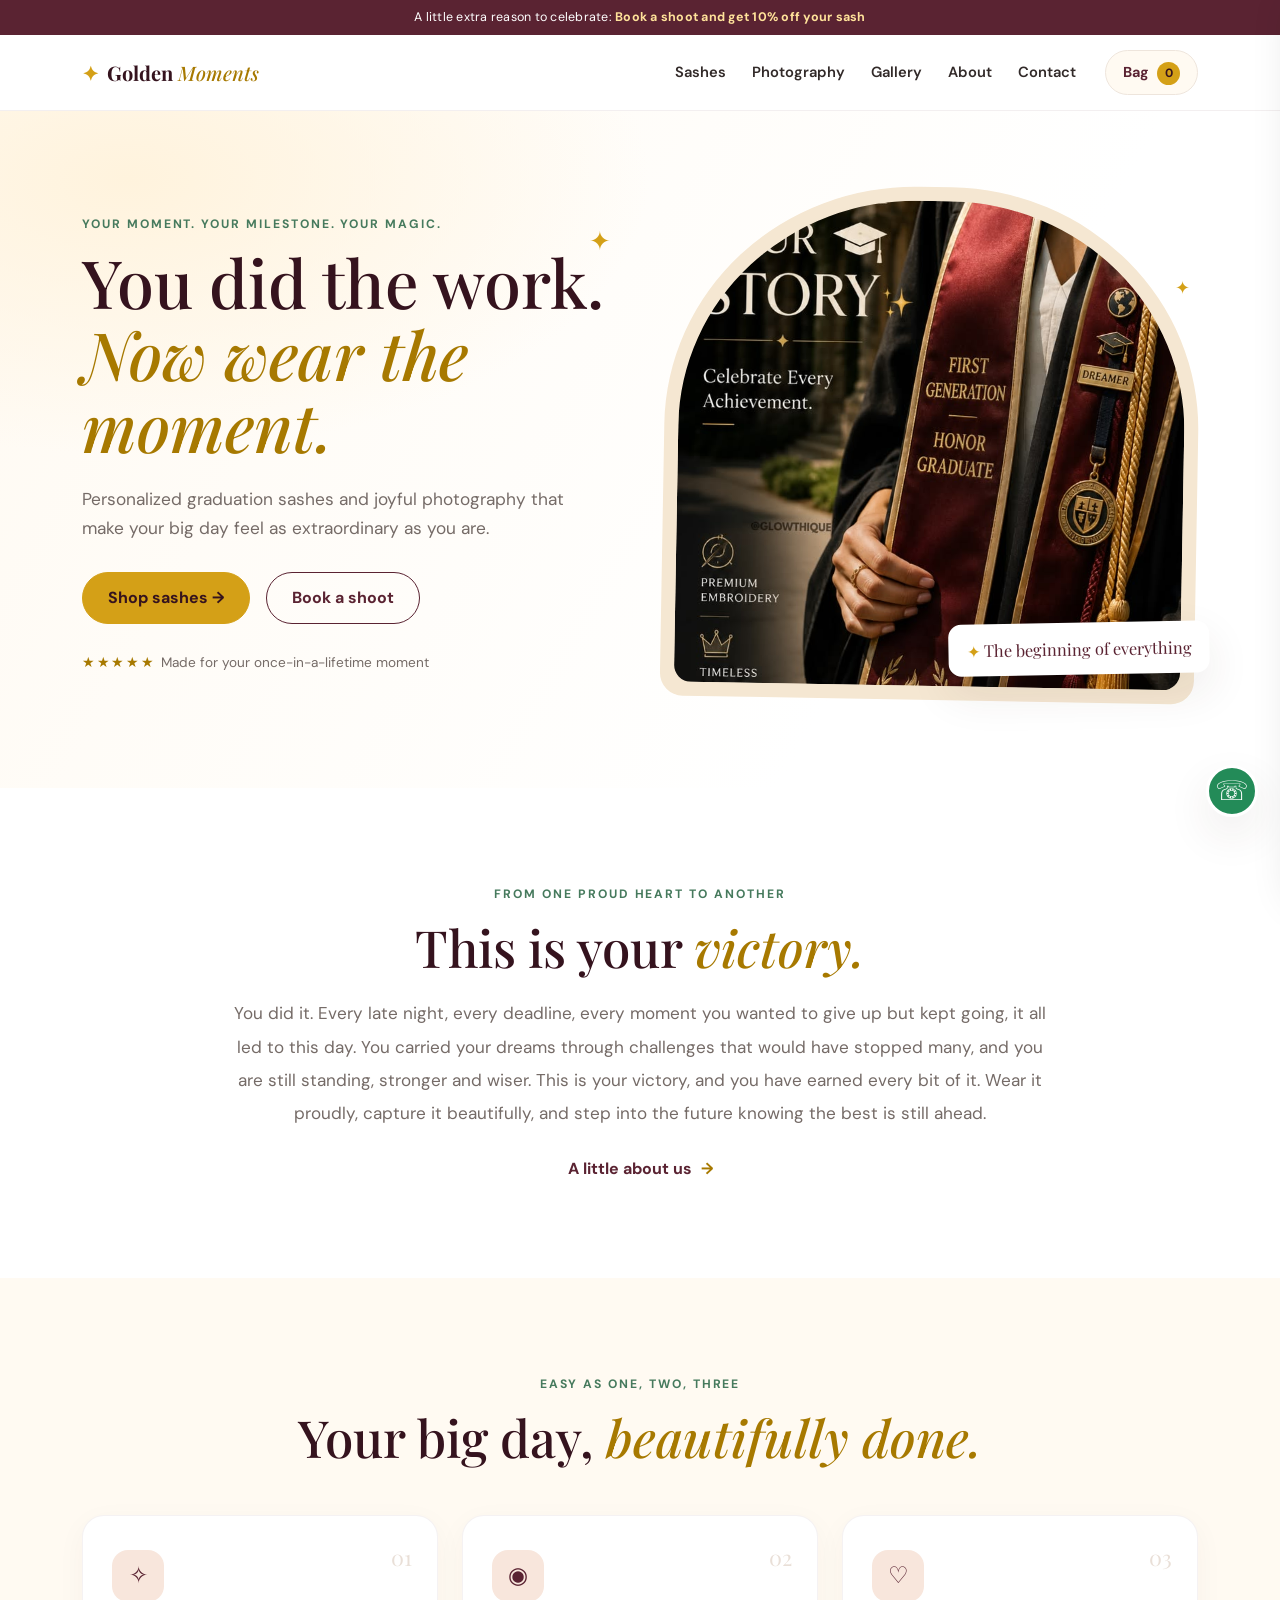
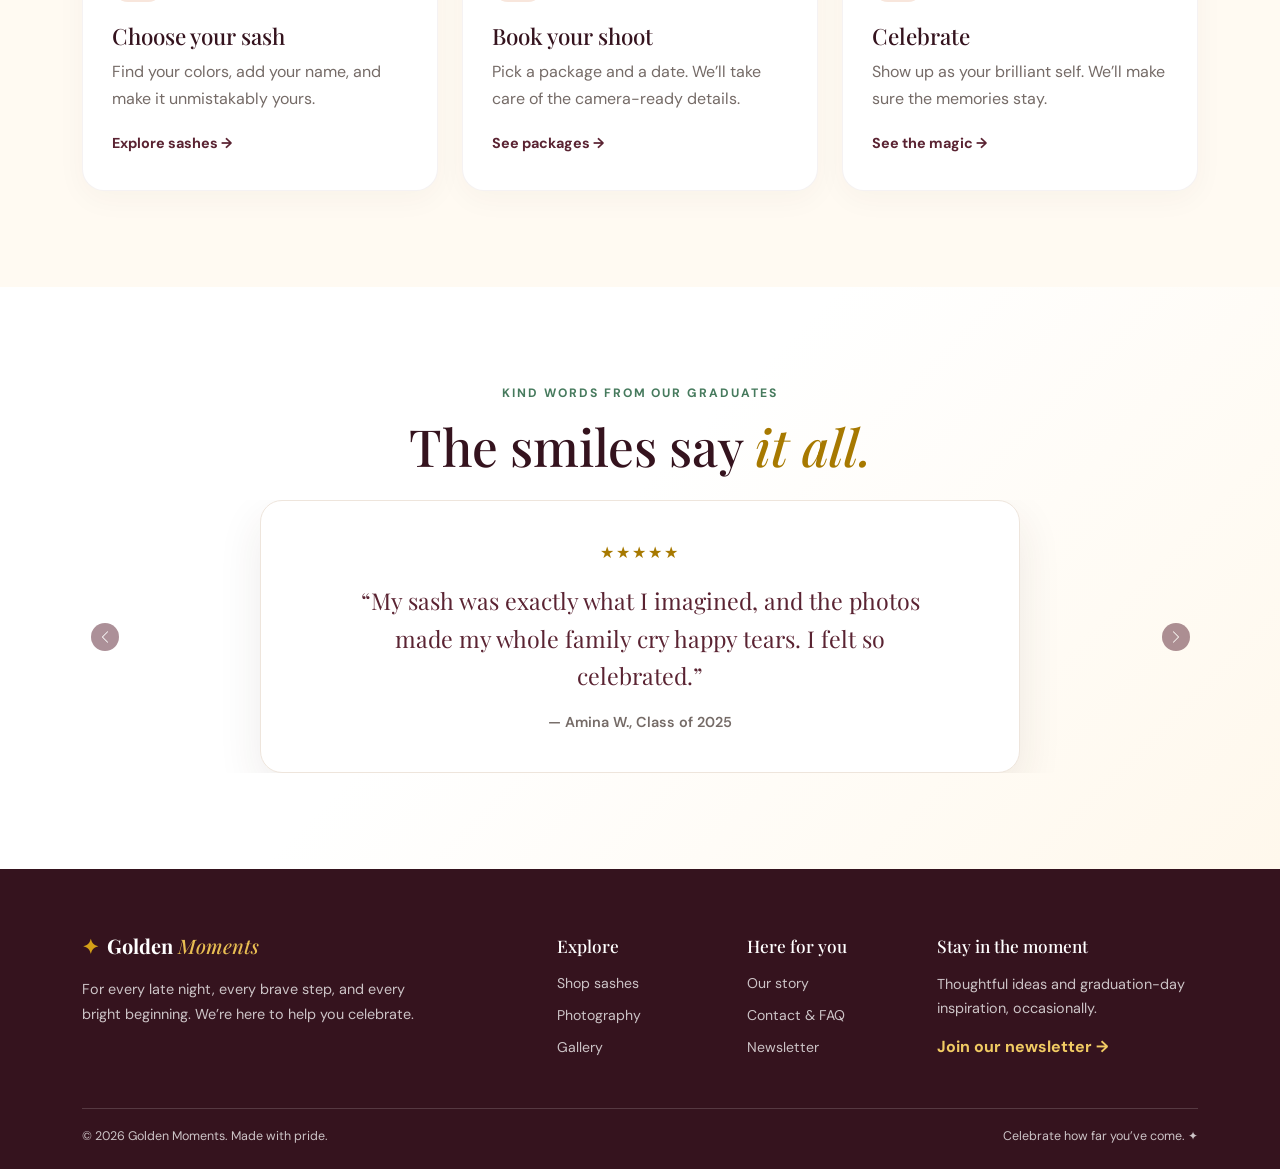
<file: index.html>
<!doctype html>
<html lang="en">
  <head>
    <meta charset="utf-8">
    <meta name="viewport" content="width=device-width, initial-scale=1">
    <meta name="description" content="Celebrate your graduation with a beautifully personalized sash and a photography session to remember.">
    <title>Golden Moments | Graduation, celebrated</title>


<meta property="og:type" content="website">
<meta property="og:site_name" content="Golden Moments">
<meta property="og:title" content="Golden Moments | Graduation, celebrated">
<meta property="og:description" content="Shop classic, custom, satin, group and bulk graduation sashes. Personalize yours for your special day.">
<meta property="og:image" content="https://golden-moments-iota.vercel.app/images/og-sash.png">
<meta property="og:image:width" content="1200">
<meta property="og:image:height" content="630">
<meta property="og:url" content="https://golden-moments-iota.vercel.app/index.html">
<meta name="twitter:card" content="summary_large_image">





    <link rel="preconnect" href="https://fonts.googleapis.com">
    <link rel="preconnect" href="https://fonts.gstatic.com" crossorigin>
    <link href="https://fonts.googleapis.com/css2?family=DM+Sans:wght@400;500;600;700&family=Playfair+Display:wght@500;600;700&display=swap" rel="stylesheet">
    <link href="https://cdn.jsdelivr.net/npm/bootstrap@5.3.3/dist/css/bootstrap.min.css" rel="stylesheet">
    <link rel="stylesheet" href="css/style.css">
  </head>
  <body>
    <!-- Loading screen -->
    <div class="site-loader" aria-label="Loading Golden Moments">
      <span aria-hidden="true">
        🎓
      </span>
      <p>
        Getting your celebration ready…
      </p>
    </div>
    <!-- Shared navigation -->
    <div class="offer-strip">
      A little extra reason to celebrate: <strong>Book a shoot and get 10% off your sash</strong>
    </div>
    <nav class="navbar navbar-expand-lg site-nav sticky-top" aria-label="Main navigation">
      <div class="container">
        <a class="navbar-brand brand-mark" href="index.html">
          <span class="brand-icon">
            ✦
          </span>
          Golden <em>Moments</em>
        </a>
        <button class="navbar-toggler" type="button" data-bs-toggle="collapse" data-bs-target="#mainNav" aria-controls="mainNav" aria-expanded="false" aria-label="Toggle navigation">
          <span class="navbar-toggler-icon">
          </span>
        </button>
        <div class="collapse navbar-collapse" id="mainNav">
          <ul class="navbar-nav ms-auto align-items-lg-center">
            <li class="nav-item">
              <a class="nav-link" href="sashes.html">
                Sashes
              </a>
            </li>
            <li class="nav-item">
              <a class="nav-link" href="photography.html">
                Photography
              </a>
            </li>
            <li class="nav-item">
              <a class="nav-link" href="photography.html#gallery">
                Gallery
              </a>
            </li>
            <li class="nav-item">
              <a class="nav-link" href="index.html#about">
                About
              </a>
            </li>
            <li class="nav-item">
              <a class="nav-link" href="contact.html">
                Contact
              </a>
            </li>
            <li class="nav-item ms-lg-3">
              <button class="cart-trigger" type="button" data-open-cart aria-label="Open shopping cart">
                Bag
                <span class="cart-count" data-cart-count>
                  0
                </span>
              </button>
            </li>
          </ul>
        </div>
      </div>
    </nav>
    <main>
      <!-- Hero -->
      <section class="hero-section">
        <div class="hero-sparkle sparkle-one">
          ✦
        </div>
        <div class="hero-sparkle sparkle-two">
          ✧
        </div>
        <div class="hero-sparkle sparkle-three">
          ✦
        </div>
        <div class="container">
          <div class="row align-items-center g-5">
            <div class="col-lg-6 hero-copy">
              <p class="eyebrow">
                Your moment. Your milestone. Your magic.
              </p>
              <h1>
                You did the work.<br>
                <span>
                  Now wear the moment.
                </span>
              </h1>
              <p class="hero-intro">
                Personalized graduation sashes and joyful photography that make your big day feel as extraordinary as you are.
              </p>
              <div class="d-flex flex-wrap gap-3">
                <a href="sashes.html" class="btn btn-gold">
                  Shop sashes
                  <span aria-hidden="true">
                    →
                  </span>
                </a>
                <a href="photography.html" class="btn btn-outline-burgundy">
                  Book a shoot
                </a>
              </div>
              <div class="hero-note">
                <span>
                  ★★★★★
                </span>
                Made for your once-in-a-lifetime moment
              </div>
            </div>
            <div class="col-lg-6">
              <div class="hero-photo-wrap">
                <img class="hero-photo" src="images/heroimage.png" alt="Graduates celebrating together in their caps and gowns">
                <div class="photo-caption">
                  <span>
                    ✦
                  </span>
                  The beginning of everything
                </div>
              </div>
            </div>
          </div>
        </div>
      </section>
      <!-- Congratulations -->
      <section class="section-pad" id="about">
        <div class="container">
          <div class="row justify-content-center text-center">
            <div class="col-lg-9">
              <p class="eyebrow">
                From one proud heart to another
              </p>
              <h2 class="section-title">
                This is your
                <span>
                  victory.
                </span>
              </h2>
              <p class="congrats-copy">
                You did it. Every late night, every deadline, every moment you wanted to give up but kept going, it all led to this day. You carried your dreams through challenges that would have stopped many, and you are still standing, stronger and wiser. This is your victory, and you have earned every bit of it. Wear it proudly, capture it beautifully, and step into the future knowing the best is still ahead.
              </p>
              <a class="text-link" href="contact.html">
                A little about us
                <span aria-hidden="true">
                  →
                </span>
              </a>
            </div>
          </div>
        </div>
      </section>
      <!-- How it works -->
      <section class="steps-section section-pad">
        <div class="container">
          <div class="text-center mb-5">
            <p class="eyebrow">
              Easy as one, two, three
            </p>
            <h2 class="section-title">
              Your big day,
              <span>
                beautifully done.
              </span>
            </h2>
          </div>
          <div class="row g-4">
            <div class="col-md-4">
              <article class="step-card">
                <span class="step-number">
                  01
                </span>
                <div class="step-icon">
                  ✧
                </div>
                <h3>
                  Choose your sash
                </h3>
                <p>
                  Find your colors, add your name, and make it unmistakably yours.
                </p>
                <a href="sashes.html">
                  Explore sashes →
                </a>
              </article>
            </div>
            <div class="col-md-4">
              <article class="step-card">
                <span class="step-number">
                  02
                </span>
                <div class="step-icon">
                  ◉
                </div>
                <h3>
                  Book your shoot
                </h3>
                <p>
                  Pick a package and a date. We’ll take care of the camera-ready details.
                </p>
                <a href="photography.html">
                  See packages →
                </a>
              </article>
            </div>
            <div class="col-md-4">
              <article class="step-card">
                <span class="step-number">
                  03
                </span>
                <div class="step-icon">
                  ♡
                </div>
                <h3>
                  Celebrate
                </h3>
                <p>
                  Show up as your brilliant self. We’ll make sure the memories stay.
                </p>
                <a href="photography.html#gallery">
                  See the magic →
                </a>
              </article>
            </div>
          </div>
        </div>
      </section>
      <!-- Testimonials -->
      <section class="section-pad testimonial-section">
        <div class="container">
          <div class="text-center mb-4">
            <p class="eyebrow">
              Kind words from our graduates
            </p>
            <h2 class="section-title">
              The smiles say
              <span>
                it all.
              </span>
            </h2>
          </div>
          <div id="testimonialCarousel" class="carousel slide" data-bs-ride="carousel">
            <div class="carousel-inner">
              <div class="carousel-item active">
                <div class="testimonial-card">
                  <div class="stars" aria-label="5 out of 5 stars">
                    ★★★★★
                  </div>
                  <blockquote>
                    “My sash was exactly what I imagined, and the photos made my whole family cry happy tears. I felt so celebrated.”
                  </blockquote>
                  <p class="testimonial-name">
                    — Amina W., Class of 2025
                  </p>
                </div>
              </div>
              <div class="carousel-item">
                <div class="testimonial-card">
                  <div class="stars" aria-label="5 out of 5 stars">
                    ★★★★★
                  </div>
                  <blockquote>
                    “The booking was so easy and my pictures look like they belong in a magazine. I’ll treasure them forever.”
                  </blockquote>
                  <p class="testimonial-name">
                    — Brian K., Class of 2025
                  </p>
                </div>
              </div>
              <div class="carousel-item">
                <div class="testimonial-card">
                  <div class="stars" aria-label="5 out of 5 stars">
                    ★★★★★
                  </div>
                  <blockquote>
                    “Our whole group got matching sashes and had the best afternoon. The quality and care were amazing.”
                  </blockquote>
                  <p class="testimonial-name">
                    — Njeri M., Class of 2025
                  </p>
                </div>
              </div>
            </div>
            <button class="carousel-control-prev" type="button" data-bs-target="#testimonialCarousel" data-bs-slide="prev" aria-label="Previous testimonial">
              <span class="carousel-control-prev-icon">
              </span>
            </button>
            <button class="carousel-control-next" type="button" data-bs-target="#testimonialCarousel" data-bs-slide="next" aria-label="Next testimonial">
              <span class="carousel-control-next-icon">
              </span>
            </button>
          </div>
        </div>
      </section>
    </main>
    <!-- Shared footer -->
    <footer class="site-footer">
      <div class="container">
        <div class="row g-4">
          <div class="col-lg-5">
            <a class="navbar-brand brand-mark footer-brand" href="index.html">
              <span class="brand-icon">
                ✦
              </span>
              Golden <em>Moments</em>
            </a>
            <p>
              For every late night, every brave step, and every bright beginning. We’re here to help you celebrate.
            </p>
          </div>
          <div class="col-6 col-lg-2">
            <h2 class="footer-heading">
              Explore
            </h2>
            <a href="sashes.html">
              Shop sashes
            </a>
            <a href="photography.html">
              Photography
            </a>
            <a href="photography.html#gallery">
              Gallery
            </a>
          </div>
          <div class="col-6 col-lg-2">
            <h2 class="footer-heading">
              Here for you
            </h2>
            <a href="index.html#about">
              Our story
            </a>
            <a href="contact.html">
              Contact & FAQ
            </a>
            <a href="contact.html#newsletter">
              Newsletter
            </a>
          </div>
          <div class="col-lg-3">
            <h2 class="footer-heading">
              Stay in the moment
            </h2>
            <p>
              Thoughtful ideas and graduation-day inspiration, occasionally.
            </p>
            <a class="footer-cta" href="contact.html#newsletter">
              Join our newsletter →
            </a>
          </div>
        </div>
        <div class="footer-bottom">
          <span>
            ©
            <span data-year>
            </span>
            Golden Moments. Made with pride.
          </span>
          <span>
            Celebrate how far you’ve come. ✦
          </span>
        </div>
      </div>
    </footer>
    <!-- Shared cart drawer and checkout -->
    <div class="cart-backdrop" data-cart-backdrop>
    </div>
    <aside class="cart-drawer" data-cart-drawer aria-label="Shopping cart" aria-hidden="true">
      <div class="cart-header">
        <div>
          <p class="eyebrow">
            Your celebration
          </p>
          <h2>
            Your bag
            <span class="cart-count" data-cart-count>
              0
            </span>
          </h2>
        </div>
        <button class="icon-button" type="button" data-close-cart aria-label="Close cart">
          ×
        </button>
      </div>
      <div class="cart-items" data-cart-items>
      </div>
      <div class="cart-summary" data-cart-summary>
      </div>
      <form class="checkout-form" data-checkout-form>
        <h3>
          Ready when you are
        </h3>
        <label for="checkoutName">
          Full name
        </label>
        <input id="checkoutName" name="name" required autocomplete="name">
        <label for="checkoutPhone">
          Phone
        </label>
        <input id="checkoutPhone" name="phone" type="tel" required autocomplete="tel">
        <label for="checkoutAddress">
          Delivery address
        </label>
        <textarea id="checkoutAddress" name="address" rows="2" required>
        </textarea>
        <label for="checkoutPayment">
          Payment method
        </label>
        <select id="checkoutPayment" name="payment" required>
          <option value="">
            Choose payment method
          </option>
          <option>
            M-Pesa
          </option>
          <option>
            Card
          </option>
          <option>
            Pay on delivery
          </option>
        </select>
        <button class="btn btn-gold w-100 mt-3" type="submit">
          Place my order
        </button>
        <p class="form-message" data-checkout-message role="status">
        </p>
      </form>
    </aside>
    <a class="whatsapp-float" href="https://wa.me/254112297516" aria-label="Contact us on WhatsApp">
      ☏
    </a>
    <button class="back-to-top" data-back-to-top aria-label="Back to top">
      ↑
    </button>
    <script src="https://cdn.jsdelivr.net/npm/bootstrap@5.3.3/dist/js/bootstrap.bundle.min.js"></script><script src="js/script.js"></script>
  </body>
</html>
</file>
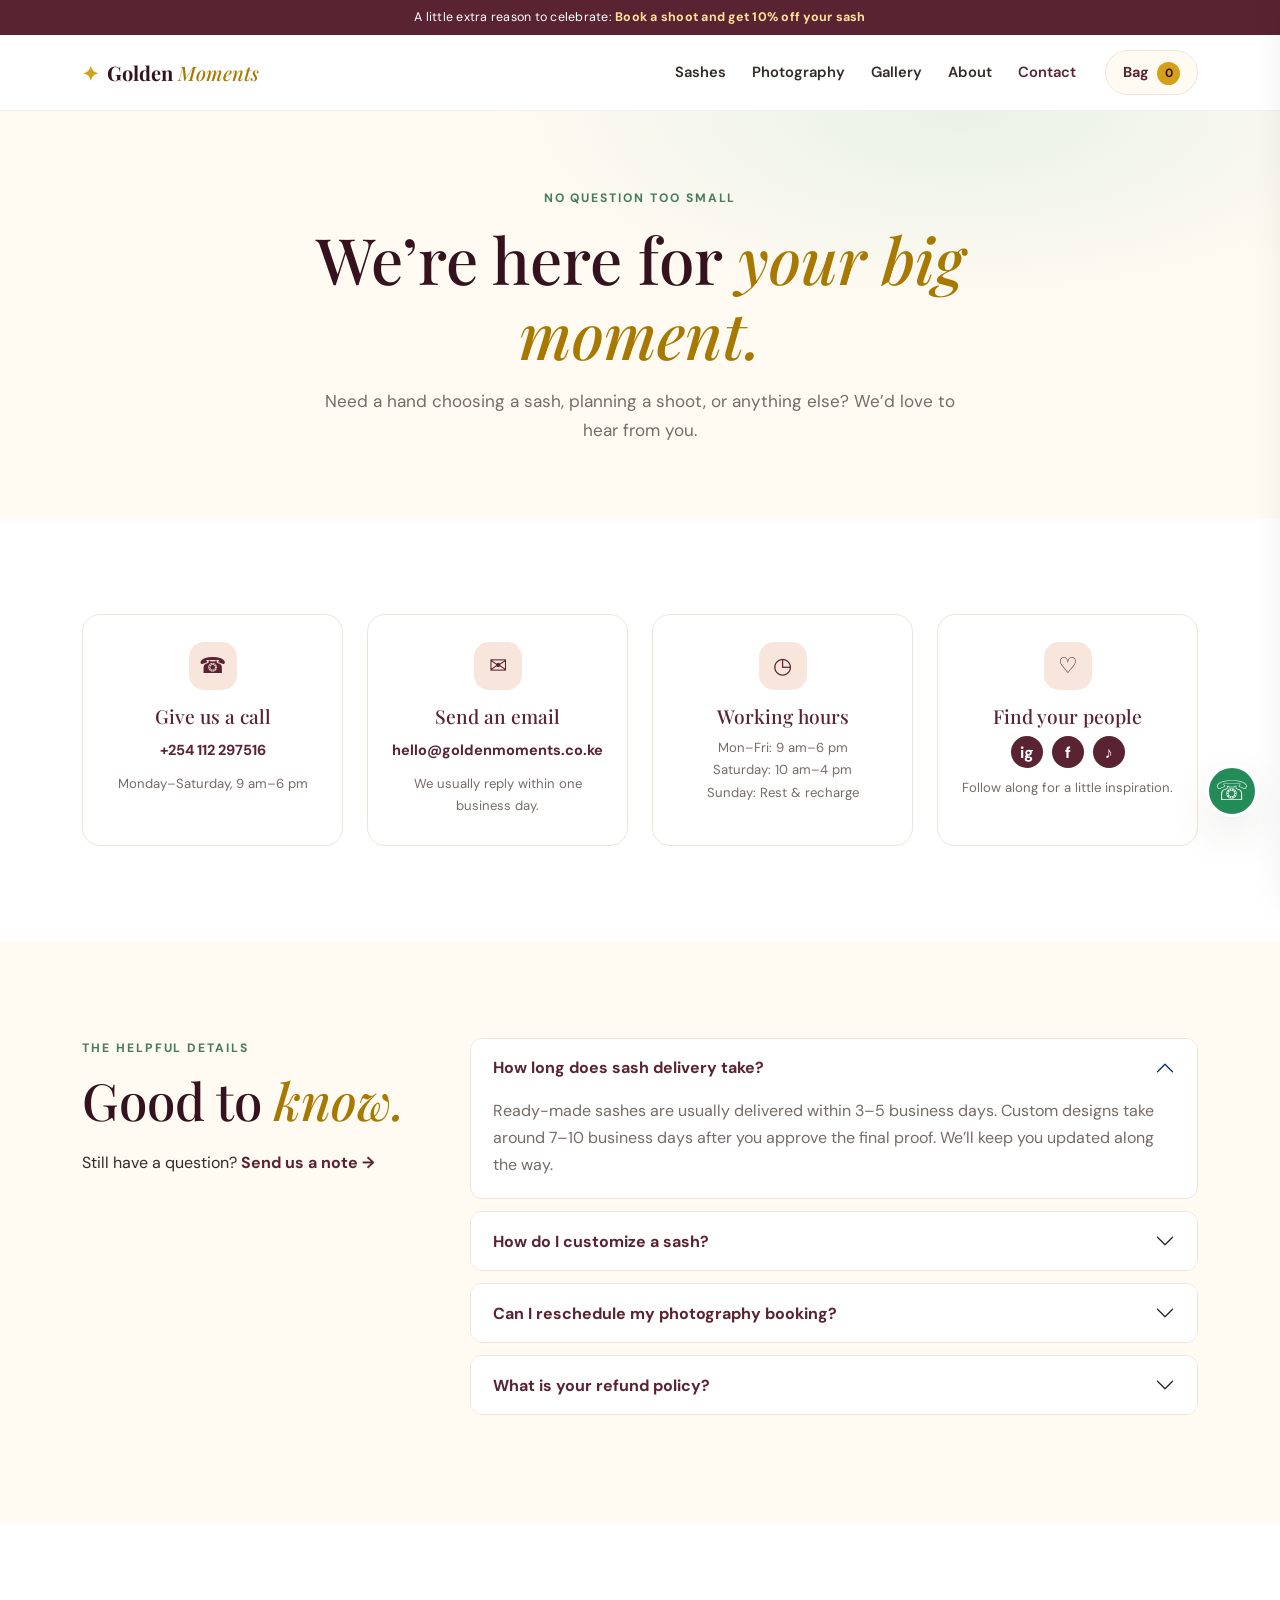
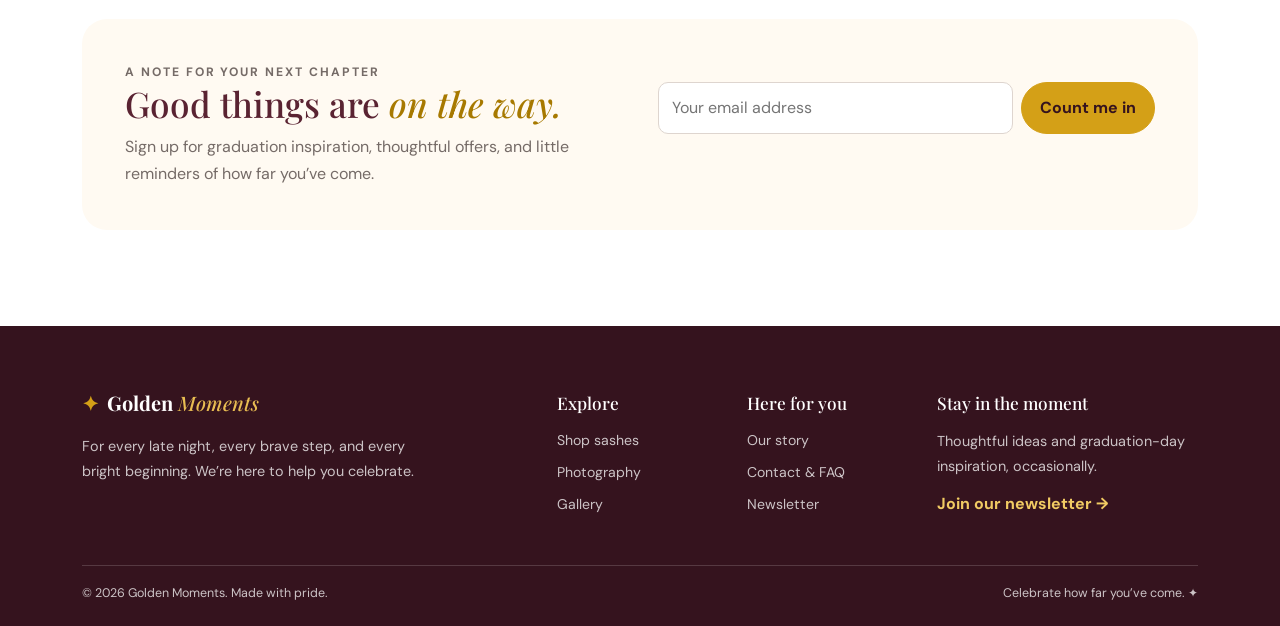
<file: contact.html>
<!doctype html>
<html lang="en">
  <head>
    <meta charset="utf-8">
    <meta name="viewport" content="width=device-width, initial-scale=1">
    <meta name="description" content="Get in touch with Golden Moments. Find answers about delivery, custom graduation sashes, bookings and refunds.">
    <title>Contact & FAQ | Golden Moments</title>
    <link rel="preconnect" href="https://fonts.googleapis.com">
    <link rel="preconnect" href="https://fonts.gstatic.com" crossorigin>
    <link href="https://fonts.googleapis.com/css2?family=DM+Sans:wght@400;500;600;700&family=Playfair+Display:wght@500;600;700&display=swap" rel="stylesheet">
    <link href="https://cdn.jsdelivr.net/npm/bootstrap@5.3.3/dist/css/bootstrap.min.css" rel="stylesheet">
    <link rel="stylesheet" href="css/style.css">
  </head>
  <body>
    <!-- Loading screen -->
    <div class="site-loader" aria-label="Loading Golden Moments">
      <span aria-hidden="true">
        🎓
      </span>
      <p>
        Getting your celebration ready…
      </p>
    </div>
    <!-- Shared navigation -->
    <div class="offer-strip">
      A little extra reason to celebrate: <strong>Book a shoot and get 10% off your sash</strong>
    </div>
    <nav class="navbar navbar-expand-lg site-nav sticky-top" aria-label="Main navigation">
      <div class="container">
        <a class="navbar-brand brand-mark" href="index.html">
          <span class="brand-icon">
            ✦
          </span>
          Golden <em>Moments</em>
        </a>
        <button class="navbar-toggler" type="button" data-bs-toggle="collapse" data-bs-target="#mainNav" aria-controls="mainNav" aria-expanded="false" aria-label="Toggle navigation">
          <span class="navbar-toggler-icon">
          </span>
        </button>
        <div class="collapse navbar-collapse" id="mainNav">
          <ul class="navbar-nav ms-auto align-items-lg-center">
            <li class="nav-item">
              <a class="nav-link" href="sashes.html">
                Sashes
              </a>
            </li>
            <li class="nav-item">
              <a class="nav-link" href="photography.html">
                Photography
              </a>
            </li>
            <li class="nav-item">
              <a class="nav-link" href="photography.html#gallery">
                Gallery
              </a>
            </li>
            <li class="nav-item">
              <a class="nav-link" href="index.html#about">
                About
              </a>
            </li>
            <li class="nav-item">
              <a class="nav-link active" href="contact.html">
                Contact
              </a>
            </li>
            <li class="nav-item ms-lg-3">
              <button class="cart-trigger" type="button" data-open-cart aria-label="Open shopping cart">
                Bag
                <span class="cart-count" data-cart-count>
                  0
                </span>
              </button>
            </li>
          </ul>
        </div>
      </div>
    </nav>
    <main>
      <!-- Contact introduction -->
      <section class="page-hero contact-page-hero">
        <div class="container">
          <p class="eyebrow">
            No question too small
          </p>
          <h1>
            We’re here for
            <span>
              your big moment.
            </span>
          </h1>
          <p>
            Need a hand choosing a sash, planning a shoot, or anything else? We’d love to hear from you.
          </p>
        </div>
      </section>
      <!-- Contact details -->
      <section class="section-pad contact-details">
        <div class="container">
          <div class="row g-4">
            <div class="col-md-6 col-lg-3">
              <article class="contact-card">
                <span class="contact-icon">
                  ☎
                </span>
                <h2>
                  Give us a call
                </h2>
                <a href="tel:+254112297516">
                  +254 112 297516
                </a>
                <p>
                  Monday–Saturday, 9 am–6 pm
                </p>
              </article>
            </div>
            <div class="col-md-6 col-lg-3">
              <article class="contact-card">
                <span class="contact-icon">
                  ✉
                </span>
                <h2>
                  Send an email
                </h2>
                <a href="mailto:hello@goldenmoments.co.ke">
                  hello@goldenmoments.co.ke
                </a>
                <p>
                  We usually reply within one business day.
                </p>
              </article>
            </div>
            <div class="col-md-6 col-lg-3">
              <article class="contact-card">
                <span class="contact-icon">
                  ◷
                </span>
                <h2>
                  Working hours
                </h2>
                <p>
                  Mon–Fri: 9 am–6 pm<br>Saturday: 10 am–4 pm<br>Sunday: Rest &amp; recharge
                </p>
              </article>
            </div>
            <div class="col-md-6 col-lg-3">
              <article class="contact-card">
                <span class="contact-icon">
                  ♡
                </span>
                <h2>
                  Find your people
                </h2>
                <div class="social-links">
                  <a href="https://instagram.com/" aria-label="Instagram">
                    ig
                  </a>
                  <a href="https://facebook.com/" aria-label="Facebook">
                    f
                  </a>
                  <a href="https://tiktok.com/" aria-label="TikTok">
                    ♪
                  </a>
                </div>
                <p>
                  Follow along for a little inspiration.
                </p>
              </article>
            </div>
          </div>
        </div>
      </section>
      <!-- Frequently asked questions -->
      <section class="faq-section section-pad">
        <div class="container">
          <div class="row g-5">
            <div class="col-lg-4">
              <p class="eyebrow">
                The helpful details
              </p>
              <h2 class="section-title">
                Good to
                <span>
                  know.
                </span>
              </h2>
              <p>
                Still have a question?
                <a class="text-link" href="mailto:hello@goldenmoments.co.ke">
                  Send us a note →
                </a>
              </p>
            </div>
            <div class="col-lg-8">
              <div class="accordion faq-accordion" id="faqAccordion">
                <div class="accordion-item">
                  <h3 class="accordion-header">
                    <button class="accordion-button" type="button" data-bs-toggle="collapse" data-bs-target="#faqDelivery" aria-expanded="true" aria-controls="faqDelivery">
                      How long does sash delivery take?
                    </button>
                  </h3>
                  <div id="faqDelivery" class="accordion-collapse collapse show" data-bs-parent="#faqAccordion">
                    <div class="accordion-body">
                      Ready-made sashes are usually delivered within 3–5 business days. Custom designs take around 7–10 business days after you approve the final proof. We’ll keep you updated along the way.
                    </div>
                  </div>
                </div>
                <div class="accordion-item">
                  <h3 class="accordion-header">
                    <button class="accordion-button collapsed" type="button" data-bs-toggle="collapse" data-bs-target="#faqCustom" aria-expanded="false" aria-controls="faqCustom">
                      How do I customize a sash?
                    </button>
                  </h3>
                  <div id="faqCustom" class="accordion-collapse collapse" data-bs-parent="#faqAccordion">
                    <div class="accordion-body">
                      Visit our
                      <a href="sashes.html#custom-sash">
                        custom sash form
                      </a>
                      and share your name, school or course, graduation year, and color preferences. We’ll get in touch to confirm your spelling and design before printing.
                    </div>
                  </div>
                </div>
                <div class="accordion-item">
                  <h3 class="accordion-header">
                    <button class="accordion-button collapsed" type="button" data-bs-toggle="collapse" data-bs-target="#faqReschedule" aria-expanded="false" aria-controls="faqReschedule">
                      Can I reschedule my photography booking?
                    </button>
                  </h3>
                  <div id="faqReschedule" class="accordion-collapse collapse" data-bs-parent="#faqAccordion">
                    <div class="accordion-body">
                      Absolutely. Please contact us at least 48 hours before your session and we’ll find another date that works. We know plans can change, and we’ll do our best to make it easy.
                    </div>
                  </div>
                </div>
                <div class="accordion-item">
                  <h3 class="accordion-header">
                    <button class="accordion-button collapsed" type="button" data-bs-toggle="collapse" data-bs-target="#faqRefund" aria-expanded="false" aria-controls="faqRefund">
                      What is your refund policy?
                    </button>
                  </h3>
                  <div id="faqRefund" class="accordion-collapse collapse" data-bs-parent="#faqAccordion">
                    <div class="accordion-body">
                      Unused, ready-made sashes can be returned within 7 days of delivery in their original condition. Custom-made sashes are not refundable once printing has started. Booking deposits are transferable to a rescheduled date with 48 hours’ notice.
                    </div>
                  </div>
                </div>
              </div>
            </div>
          </div>
        </div>
      </section>
      <!-- Newsletter signup -->
      <section class="newsletter-section section-pad" id="newsletter">
        <div class="container">
          <div class="newsletter-card">
            <div>
              <p class="eyebrow">
                A note for your next chapter
              </p>
              <h2>
                Good things are
                <span>
                  on the way.
                </span>
              </h2>
              <p>
                Sign up for graduation inspiration, thoughtful offers, and little reminders of how far you’ve come.
              </p>
            </div>
            <form data-newsletter-form>
              <label class="visually-hidden" for="newsletterEmail">
                Email address
              </label>
              <div class="newsletter-input">
                <input id="newsletterEmail" name="email" type="email" placeholder="Your email address" required>
                <button class="btn btn-gold" type="submit">
                  Count me in
                </button>
              </div>
              <p class="form-message" data-newsletter-message role="status">
              </p>
            </form>
          </div>
        </div>
      </section>
    </main>
    <!-- Shared footer -->
    <footer class="site-footer">
      <div class="container">
        <div class="row g-4">
          <div class="col-lg-5">
            <a class="navbar-brand brand-mark footer-brand" href="index.html">
              <span class="brand-icon">
                ✦
              </span>
              Golden <em>Moments</em>
            </a>
            <p>
              For every late night, every brave step, and every bright beginning. We’re here to help you celebrate.
            </p>
          </div>
          <div class="col-6 col-lg-2">
            <h2 class="footer-heading">
              Explore
            </h2>
            <a href="sashes.html">
              Shop sashes
            </a>
            <a href="photography.html">
              Photography
            </a>
            <a href="photography.html#gallery">
              Gallery
            </a>
          </div>
          <div class="col-6 col-lg-2">
            <h2 class="footer-heading">
              Here for you
            </h2>
            <a href="index.html#about">
              Our story
            </a>
            <a href="contact.html">
              Contact &amp; FAQ
            </a>
            <a href="#newsletter">
              Newsletter
            </a>
          </div>
          <div class="col-lg-3">
            <h2 class="footer-heading">
              Stay in the moment
            </h2>
            <p>
              Thoughtful ideas and graduation-day inspiration, occasionally.
            </p>
            <a class="footer-cta" href="#newsletter">
              Join our newsletter →
            </a>
          </div>
        </div>
        <div class="footer-bottom">
          <span>
            ©
            <span data-year>
            </span>
            Golden Moments. Made with pride.
          </span>
          <span>
            Celebrate how far you’ve come. ✦
          </span>
        </div>
      </div>
    </footer>
    <!-- Shared cart drawer and checkout -->
    <div class="cart-backdrop" data-cart-backdrop>
    </div>
    <aside class="cart-drawer" data-cart-drawer aria-label="Shopping cart" aria-hidden="true">
      <div class="cart-header">
        <div>
          <p class="eyebrow">
            Your celebration
          </p>
          <h2>
            Your bag
            <span class="cart-count" data-cart-count>
              0
            </span>
          </h2>
        </div>
        <button class="icon-button" type="button" data-close-cart aria-label="Close cart">
          ×
        </button>
      </div>
      <div class="cart-items" data-cart-items>
      </div>
      <div class="cart-summary" data-cart-summary>
      </div>
      <form class="checkout-form" data-checkout-form>
        <h3>
          Ready when you are
        </h3>
        <label for="checkoutName">
          Full name
        </label>
        <input id="checkoutName" name="name" required autocomplete="name">
        <label for="checkoutPhone">
          Phone
        </label>
        <input id="checkoutPhone" name="phone" type="tel" required autocomplete="tel">
        <label for="checkoutAddress">
          Delivery address
        </label>
        <textarea id="checkoutAddress" name="address" rows="2" required>
        </textarea>
        <label for="checkoutPayment">
          Payment method
        </label>
        <select id="checkoutPayment" name="payment" required>
          <option value="">
            Choose payment method
          </option>
          <option>
            M-Pesa
          </option>
          <option>
            Card
          </option>
          <option>
            Pay on delivery
          </option>
        </select>
        <button class="btn btn-gold w-100 mt-3" type="submit">
          Place my order
        </button>
        <p class="form-message" data-checkout-message role="status">
        </p>
      </form>
    </aside>
    <a class="whatsapp-float" href="https://wa.me/254700000000" aria-label="Contact us on WhatsApp">
      ☏
    </a>
    <button class="back-to-top" data-back-to-top aria-label="Back to top">
      ↑
    </button>
    <script src="https://cdn.jsdelivr.net/npm/bootstrap@5.3.3/dist/js/bootstrap.bundle.min.js"></script><script src="js/script.js"></script>
  </body>
</html>
</file>
<file: css/style.css>
/* Golden Moments theme: change these variables to refresh the site palette and typography. */
:root {
  --color-gold: #d4a017;
  --color-gold-dark: #a77900;
  --color-burgundy: #5a2332;
  --color-burgundy-deep: #35131e;
  --color-cream: #fffaf2;
  --color-peach: #f8e6dc;
  --color-green: #467a5d;
  --color-ink: #322a29;
  --color-muted: #756b67;
  --color-white: #fff;
  --color-line: #eee5dc;
  --font-heading: "Playfair Display", Georgia, serif;
  --font-body: "DM Sans", Arial, sans-serif;
  --shadow-soft: 0 18px 45px rgba(70, 40, 32, .09);
  --shadow-hover: 0 22px 48px rgba(70, 40, 32, .15);
  --radius-card: 22px;
}

/* Base and shared controls */
* { box-sizing: border-box; }
html { scroll-behavior: smooth; scroll-padding-top: 90px; }
body { margin: 0; background: var(--color-white); color: var(--color-ink); font-family: var(--font-body); font-size: 16px; line-height: 1.7; }
img { display: block; max-width: 100%; }
a { color: var(--color-burgundy); text-decoration: none; }
a:hover { color: var(--color-gold-dark); }
button, input, select, textarea { font: inherit; }
.section-pad { padding: 96px 0; }
.eyebrow { margin: 0 0 12px; color: var(--color-green); font-size: .76rem; font-weight: 700; letter-spacing: .16em; text-transform: uppercase; }
.section-title, .page-hero h1 { margin: 0 0 18px; color: var(--color-burgundy-deep); font-family: var(--font-heading); font-size: clamp(2.05rem, 4vw, 3.3rem); line-height: 1.18; }
.section-title span, .page-hero h1 span { color: var(--color-gold-dark); font-style: italic; }
.btn { border-radius: 999px; font-weight: 700; padding: 13px 25px; transition: transform .2s ease, box-shadow .2s ease, background .2s ease; }
.btn:hover { transform: translateY(-2px); box-shadow: 0 10px 22px rgba(90, 35, 50, .16); }
.btn-gold { border: 1px solid var(--color-gold); background: var(--color-gold); color: var(--color-burgundy-deep); }
.btn-gold:hover, .btn-gold:focus { border-color: #e2b735; background: #e2b735; color: var(--color-burgundy-deep); }
.btn-outline-burgundy { border: 1px solid var(--color-burgundy); background: transparent; color: var(--color-burgundy); }
.btn-outline-burgundy:hover { background: var(--color-burgundy); color: var(--color-white); }
.text-link { display: inline-flex; gap: 9px; align-items: center; font-weight: 700; }
.text-link span { color: var(--color-gold-dark); }

/* Loading screen and offer ribbon */
.site-loader { position: fixed; z-index: 2000; inset: 0; display: grid; place-content: center; justify-items: center; gap: 8px; background: var(--color-cream); transition: opacity .45s ease, visibility .45s ease; }
.site-loader span { display: block; animation: cap-bounce 1s ease-in-out infinite alternate; font-size: 3rem; }
.site-loader p { margin: 0; color: var(--color-burgundy); font-weight: 600; }
.site-loader.is-hidden { opacity: 0; visibility: hidden; }
@keyframes cap-bounce { to { transform: translateY(-9px) rotate(-5deg); } }
.offer-strip { padding: 7px 16px; background: var(--color-burgundy); color: var(--color-white); font-size: .78rem; letter-spacing: .02em; text-align: center; }
.offer-strip strong { color: #ffe29a; }

/* Navigation */
.site-nav { z-index: 1000; min-height: 76px; border-bottom: 1px solid rgba(90, 35, 50, .07); background: rgba(255, 255, 255, .96); backdrop-filter: blur(12px); }
.brand-mark { color: var(--color-burgundy-deep) !important; font-family: var(--font-heading); font-size: 1.25rem; font-weight: 700; }
.brand-mark em { color: var(--color-gold-dark); font-weight: 500; }
.brand-icon { padding-right: 3px; color: var(--color-gold); }
.site-nav .nav-link { padding: 12px 13px !important; color: var(--color-ink); font-size: .92rem; font-weight: 600; }
.site-nav .nav-link:hover, .site-nav .nav-link.active { color: var(--color-burgundy); }
.cart-trigger { padding: 9px 17px; border: 1px solid var(--color-line); border-radius: 999px; background: var(--color-cream); color: var(--color-burgundy); font-size: .9rem; font-weight: 700; }
.cart-count { display: inline-grid; width: 23px; height: 23px; margin-left: 5px; place-items: center; border-radius: 50%; background: var(--color-gold); color: var(--color-burgundy-deep); font-size: .75rem; }

/* Home hero and celebrations */
.hero-section { position: relative; overflow: hidden; padding: 76px 0 88px; background: radial-gradient(ellipse at 10% 10%, #fff3dd 0, transparent 32%), linear-gradient(120deg, var(--color-cream), #fff 70%); }
.hero-copy { position: relative; z-index: 2; }
.hero-copy h1 { margin: 0 0 23px; color: var(--color-burgundy-deep); font-family: var(--font-heading); font-size: clamp(2.8rem, 5.2vw, 4.7rem); line-height: 1.08; }
.hero-copy h1 span { color: var(--color-gold-dark); font-style: italic; }
.hero-intro { max-width: 510px; margin-bottom: 28px; color: var(--color-muted); font-size: 1.08rem; }
.hero-note { margin-top: 27px; color: var(--color-muted); font-size: .85rem; }
.hero-note span, .stars { color: var(--color-gold-dark); letter-spacing: .12em; }
.hero-photo-wrap { position: relative; max-width: 540px; margin-left: auto; padding: 14px; border-radius: 47% 47% 23px 23px; background: #f5e7d2; transform: rotate(1deg); }
.hero-photo { width: 100%; height: 485px; border-radius: 47% 47% 17px 17px; object-fit: cover; }
.photo-caption { position: absolute; right: -15px; bottom: 28px; padding: 12px 18px; border-radius: 13px; background: var(--color-white); box-shadow: var(--shadow-soft); color: var(--color-burgundy); font-family: var(--font-heading); font-size: 1.03rem; transform: rotate(-2deg); }
.photo-caption span { color: var(--color-gold); }
.hero-sparkle { position: absolute; color: var(--color-gold); animation: sparkle 3s ease-in-out infinite; }
.sparkle-one { top: 16%; left: 46%; font-size: 1.6rem; }
.sparkle-two { top: 70%; left: 7%; animation-delay: .8s; font-size: 2rem; }
.sparkle-three { top: 24%; right: 7%; animation-delay: 1.5s; font-size: 1.1rem; }
@keyframes sparkle { 0%, 100% { opacity: .35; transform: scale(.8) rotate(0); } 50% { opacity: 1; transform: scale(1.2) rotate(25deg); } }
.congrats-copy { margin: 20px auto 24px; color: var(--color-muted); font-size: 1.07rem; line-height: 1.95; }
.steps-section { background: var(--color-cream); }
.step-card { position: relative; height: 100%; padding: 34px 29px; border: 1px solid rgba(90, 35, 50, .06); border-radius: var(--radius-card); background: var(--color-white); box-shadow: 0 8px 30px rgba(70, 40, 32, .04); transition: transform .25s ease, box-shadow .25s ease; }
.step-card:hover { transform: translateY(-6px); box-shadow: var(--shadow-soft); }
.step-number { position: absolute; top: 23px; right: 25px; color: #e9dfd7; font-family: var(--font-heading); font-size: 1.35rem; }
.step-icon { display: grid; width: 52px; height: 52px; margin-bottom: 21px; place-items: center; border-radius: 16px; background: var(--color-peach); color: var(--color-burgundy); font-size: 1.45rem; }
.step-card h3 { color: var(--color-burgundy-deep); font-family: var(--font-heading); font-size: 1.4rem; }
.step-card p { min-height: 55px; color: var(--color-muted); }
.step-card a { font-size: .9rem; font-weight: 700; }
.testimonial-section { background: linear-gradient(135deg, #fff 45%, #fff8ec); }
.testimonial-card { max-width: 760px; min-height: 235px; margin: 0 auto; padding: 38px 70px; border: 1px solid var(--color-line); border-radius: var(--radius-card); background: var(--color-white); box-shadow: var(--shadow-soft); text-align: center; }
.testimonial-card blockquote { margin: 16px 0; color: var(--color-burgundy); font-family: var(--font-heading); font-size: clamp(1.1rem, 2.2vw, 1.45rem); line-height: 1.6; }
.testimonial-name { margin: 0; color: var(--color-muted); font-size: .9rem; font-weight: 600; }
.carousel-control-prev, .carousel-control-next { width: 45px; }
.carousel-control-prev-icon, .carousel-control-next-icon { width: 28px; height: 28px; border-radius: 50%; background-color: var(--color-burgundy); background-size: 50%; }

/* Interior page headings */
.page-hero { padding: 77px 0 73px; background: radial-gradient(ellipse at 85% 0, #fbe8d8 0, transparent 35%), var(--color-cream); text-align: center; }
.page-hero h1 { max-width: 850px; margin: 0 auto 15px; font-size: clamp(2.4rem, 5vw, 4rem); }
.page-hero p:last-child { max-width: 650px; margin: 0 auto; color: var(--color-muted); font-size: 1.07rem; }
.photo-page-hero { background: radial-gradient(ellipse at 15% 0, #fbe8d8 0, transparent 38%), var(--color-cream); }
.contact-page-hero { background: radial-gradient(ellipse at 75% 0, #e9f2e8 0, transparent 35%), var(--color-cream); }

/* Product cards and filters */
.shop-section { padding-top: 76px; }
.shop-toolbar { display: flex; justify-content: space-between; align-items: end; gap: 22px; margin-bottom: 32px; }
.filter-group { display: flex; flex-wrap: wrap; gap: 8px; justify-content: end; }
.filter-button { padding: 8px 15px; border: 1px solid var(--color-line); border-radius: 999px; background: var(--color-white); color: var(--color-muted); font-size: .83rem; font-weight: 600; }
.filter-button.active, .filter-button:hover { border-color: var(--color-burgundy); background: var(--color-burgundy); color: var(--color-white); }
.product-item { transition: opacity .2s ease, transform .2s ease; }
.product-item.is-filtered { display: none; }
.product-card { overflow: hidden; height: 100%; border: 1px solid #f0e9e2; border-radius: var(--radius-card); background: var(--color-white); box-shadow: 0 8px 28px rgba(70, 40, 32, .05); transition: transform .25s ease, box-shadow .25s ease; }
.product-card:hover { transform: translateY(-6px); box-shadow: var(--shadow-hover); }
.product-image { position: relative; overflow: hidden; height: 255px; background: var(--color-peach); }
.product-image img { width: 100%; height: 100%; object-fit: cover; transition: transform .45s ease; }
.product-card:hover .product-image img { transform: scale(1.05); }
.product-tag { position: absolute; top: 15px; left: 15px; padding: 6px 11px; border-radius: 99px; background: var(--color-white); color: var(--color-burgundy); font-size: .72rem; font-weight: 700; }
.product-info { padding: 22px; }
.product-category { color: var(--color-green); font-size: .72rem; font-weight: 700; letter-spacing: .12em; text-transform: uppercase; }
.product-info h3 { margin: 6px 0; color: var(--color-burgundy-deep); font-family: var(--font-heading); font-size: 1.35rem; }
.product-info p { min-height: 48px; margin: 0 0 18px; color: var(--color-muted); font-size: .9rem; }
.product-bottom { display: flex; justify-content: space-between; align-items: center; gap: 10px; }
.product-bottom strong { color: var(--color-burgundy); font-size: 1.03rem; }
.btn-small { padding: 9px 15px; font-size: .8rem; }
.custom-form-wrap { margin-top: 88px; padding: 48px; border-radius: 28px; background: var(--color-cream); }
.custom-note { padding: 12px 16px; border-left: 3px solid var(--color-gold); color: var(--color-burgundy); }

/* Forms */
.form-card { padding: 32px; border: 1px solid var(--color-line); border-radius: var(--radius-card); background: var(--color-white); box-shadow: var(--shadow-soft); }
.form-card label, .checkout-form label { display: block; margin-bottom: 6px; color: var(--color-burgundy-deep); font-size: .86rem; font-weight: 700; }
.form-card input, .form-card select, .form-card textarea, .checkout-form input, .checkout-form select, .checkout-form textarea, .newsletter-input input { width: 100%; min-height: 47px; padding: 11px 13px; border: 1px solid #ded5cf; border-radius: 10px; outline: none; background: var(--color-white); color: var(--color-ink); }
.form-card textarea, .checkout-form textarea { min-height: unset; resize: vertical; }
.form-card input:focus, .form-card select:focus, .form-card textarea:focus, .checkout-form input:focus, .checkout-form select:focus, .checkout-form textarea:focus, .newsletter-input input:focus { border-color: var(--color-gold-dark); box-shadow: 0 0 0 3px rgba(212, 160, 23, .16); }
.form-message { min-height: 1.5em; margin: 12px 0 0; color: var(--color-green); font-size: .9rem; font-weight: 600; }
.form-message.is-error { color: #9b293c; }

/* Photography packages, booking and gallery */
.package-row { align-items: stretch; }
.package-card { position: relative; height: 100%; padding: 34px 30px; border: 1px solid var(--color-line); border-radius: var(--radius-card); background: var(--color-white); box-shadow: 0 10px 30px rgba(70, 40, 32, .05); }
.package-featured { border: 2px solid var(--color-gold); transform: translateY(-8px); }
.package-ribbon { position: absolute; top: 0; right: 20px; padding: 7px 13px; border-radius: 0 0 9px 9px; background: var(--color-gold); color: var(--color-burgundy-deep); font-size: .72rem; font-weight: 700; text-transform: uppercase; }
.package-kicker { margin: 0; color: var(--color-green); font-size: .76rem; font-weight: 700; letter-spacing: .1em; text-transform: uppercase; }
.package-card h3 { margin: 7px 0; color: var(--color-burgundy); font-family: var(--font-heading); font-size: 1.7rem; }
.package-price { margin: 12px 0 20px; color: var(--color-burgundy-deep); font-size: 1.65rem; font-weight: 700; }
.package-card ul { min-height: 178px; margin: 0 0 18px; padding: 0; list-style: none; }
.package-card li { padding: 8px 0; border-bottom: 1px solid #f4eee9; color: var(--color-muted); font-size: .91rem; }
.package-card li::before { content: "✓"; padding-right: 9px; color: var(--color-green); font-weight: 700; }
.deposit-note { color: var(--color-muted); font-size: .9rem; }
.booking-section { background: var(--color-cream); }
.booking-promise { display: flex; gap: 13px; margin-top: 28px; padding: 18px; border-radius: 14px; background: var(--color-white); }
.booking-promise span { color: var(--color-gold-dark); font-size: 1.3rem; }
.booking-promise p { margin: 0; color: var(--color-muted); font-size: .91rem; }
.booking-promise strong { color: var(--color-burgundy); }
.gallery-grid { display: grid; grid-template-columns: repeat(3, 1fr); grid-auto-rows: 230px; gap: 17px; }
.gallery-item { position: relative; overflow: hidden; padding: 0; border: 0; border-radius: 18px; background: var(--color-peach); text-align: left; }
.gallery-item.gallery-tall { grid-row: span 2; }
.gallery-item img { width: 100%; height: 100%; object-fit: cover; transition: transform .4s ease; }
.gallery-item:hover img { transform: scale(1.06); }
.gallery-item span { position: absolute; right: 12px; bottom: 12px; left: 12px; padding: 9px 13px; border-radius: 10px; background: rgba(255, 255, 255, .92); color: var(--color-burgundy); font-weight: 700; }
.lightbox { position: fixed; z-index: 1500; inset: 0; display: none; align-items: center; justify-content: center; padding: 45px; background: rgba(29, 17, 19, .91); }
.lightbox.is-open { display: flex; }
.lightbox img { max-width: min(100%, 1100px); max-height: 88vh; border-radius: 12px; object-fit: contain; }
.lightbox-close { position: absolute; top: 18px; right: 25px; border: 0; background: transparent; color: var(--color-white); font-size: 2.5rem; line-height: 1; }

/* Contact, FAQ and newsletter */
.contact-card { height: 100%; padding: 27px 22px; border: 1px solid var(--color-line); border-radius: 18px; background: var(--color-white); text-align: center; }
.contact-icon { display: grid; width: 48px; height: 48px; margin: 0 auto 15px; place-items: center; border-radius: 15px; background: var(--color-peach); color: var(--color-burgundy); font-size: 1.35rem; }
.contact-card h2 { color: var(--color-burgundy); font-family: var(--font-heading); font-size: 1.2rem; }
.contact-card > a { overflow-wrap: anywhere; font-size: .91rem; font-weight: 700; }
.contact-card p { margin: 9px 0 0; color: var(--color-muted); font-size: .82rem; }
.social-links { display: flex; justify-content: center; gap: 9px; }
.social-links a { display: grid; width: 32px; height: 32px; place-items: center; border-radius: 50%; background: var(--color-burgundy); color: var(--color-white); font-weight: 700; }
.faq-section { background: var(--color-cream); }
.faq-accordion .accordion-item { overflow: hidden; margin-bottom: 12px; border: 1px solid var(--color-line); border-radius: 12px !important; background: var(--color-white); }
.faq-accordion .accordion-button { padding: 19px 22px; color: var(--color-burgundy); font-weight: 700; }
.faq-accordion .accordion-button:not(.collapsed) { background: var(--color-white); color: var(--color-burgundy); box-shadow: none; }
.faq-accordion .accordion-button:focus { border-color: transparent; box-shadow: 0 0 0 3px rgba(212, 160, 23, .16); }
.faq-accordion .accordion-body { padding: 0 22px 20px; color: var(--color-muted); }
.newsletter-card { display: grid; grid-template-columns: 1fr 1fr; align-items: center; gap: 35px; padding: 43px; border-radius: 25px; background: var(--color-cream); }
.newsletter-card h2 { color: var(--color-burgundy); font-family: var(--font-heading); font-size: 2.2rem; }
.newsletter-card h2 span { color: var(--color-gold-dark); font-style: italic; }
.newsletter-card p { margin-bottom: 0; color: var(--color-muted); }
.newsletter-input { display: flex; gap: 8px; }
.newsletter-input input { min-width: 0; }
.newsletter-input .btn { flex-shrink: 0; padding-right: 18px; padding-left: 18px; }

/* Shared footer and floating shortcuts */
.site-footer { padding: 60px 0 22px; background: var(--color-burgundy-deep); color: rgba(255, 255, 255, .75); }
.site-footer .brand-mark { color: var(--color-white) !important; }
.site-footer .brand-mark em { color: #e8bd52; }
.footer-brand { display: inline-block; margin-bottom: 14px; }
.site-footer p { max-width: 350px; margin: 0; font-size: .9rem; }
.footer-heading { margin: 7px 0 15px; color: var(--color-white); font-family: var(--font-heading); font-size: 1.08rem; }
.site-footer .col-6 > a { display: block; margin: 8px 0; color: rgba(255, 255, 255, .75); font-size: .88rem; }
.site-footer .col-6 > a:hover, .footer-cta { color: #f1cb63 !important; }
.footer-cta { display: inline-block; margin-top: 12px; font-weight: 700; }
.footer-bottom { display: flex; justify-content: space-between; gap: 15px; margin-top: 40px; padding-top: 17px; border-top: 1px solid rgba(255, 255, 255, .16); font-size: .78rem; }
.whatsapp-float { position: fixed; z-index: 900; right: 22px; bottom: 83px; display: grid; width: 52px; height: 52px; place-items: center; border: 3px solid var(--color-white); border-radius: 50%; background: #238b58; box-shadow: var(--shadow-soft); color: var(--color-white); font-size: 1.7rem; }
.whatsapp-float:hover { color: var(--color-white); transform: translateY(-2px); }
.back-to-top { position: fixed; z-index: 900; right: 27px; bottom: 22px; display: none; width: 42px; height: 42px; border: 0; border-radius: 50%; background: var(--color-burgundy); color: var(--color-white); font-size: 1.3rem; }
.back-to-top.is-visible { display: block; }

/* Cart drawer */
.cart-backdrop { position: fixed; z-index: 1090; inset: 0; display: none; background: rgba(31, 18, 22, .45); }
.cart-backdrop.is-open { display: block; }
.cart-drawer { position: fixed; z-index: 1100; top: 0; right: 0; bottom: 0; display: flex; width: min(100%, 450px); flex-direction: column; overflow-y: auto; padding: 26px; background: var(--color-white); box-shadow: -10px 0 40px rgba(0, 0, 0, .12); transform: translateX(105%); transition: transform .3s ease; }
.cart-drawer.is-open { transform: translateX(0); }
.cart-header { display: flex; justify-content: space-between; align-items: center; padding-bottom: 17px; border-bottom: 1px solid var(--color-line); }
.cart-header .eyebrow { margin-bottom: 2px; }
.cart-header h2 { margin: 0; color: var(--color-burgundy); font-family: var(--font-heading); font-size: 1.7rem; }
.icon-button { width: 39px; height: 39px; border: 1px solid var(--color-line); border-radius: 50%; background: var(--color-white); color: var(--color-burgundy); font-size: 1.5rem; line-height: 1; }
.cart-items { flex: 1; }
.cart-empty { padding: 35px 10px; color: var(--color-muted); text-align: center; }
.cart-line { display: flex; justify-content: space-between; gap: 15px; padding: 17px 0; border-bottom: 1px solid var(--color-line); }
.cart-line h3 { margin: 0 0 4px; color: var(--color-burgundy); font-size: .95rem; font-weight: 700; }
.cart-line p { margin: 0; color: var(--color-muted); font-size: .8rem; }
.cart-line-price { flex-shrink: 0; color: var(--color-burgundy); font-size: .9rem; font-weight: 700; text-align: right; }
.remove-item { display: inline-block; margin-top: 5px; padding: 0; border: 0; background: none; color: #9b293c; font-size: .78rem; }
.cart-summary { padding: 14px 0 8px; }
.summary-line { display: flex; justify-content: space-between; gap: 12px; margin: 7px 0; color: var(--color-muted); font-size: .86rem; }
.summary-line.total { padding-top: 10px; border-top: 1px solid var(--color-line); color: var(--color-burgundy); font-size: 1rem; font-weight: 700; }
.summary-line.discount { color: var(--color-green); }
.checkout-form { padding-top: 10px; }
.checkout-form h3 { margin: 0 0 15px; color: var(--color-burgundy); font-family: var(--font-heading); font-size: 1.3rem; }
.checkout-form label { margin-top: 9px; font-size: .8rem; }
.checkout-form input, .checkout-form select, .checkout-form textarea { min-height: 42px; padding: 8px 10px; font-size: .88rem; }
.checkout-form textarea { min-height: 65px; }
.cart-drawer.is-empty .checkout-form { opacity: .52; }
.cart-drawer.is-empty .checkout-form input, .cart-drawer.is-empty .checkout-form select, .cart-drawer.is-empty .checkout-form textarea, .cart-drawer.is-empty .checkout-form button { pointer-events: none; }

/* Responsive refinements */
@media (max-width: 991.98px) {
  .site-nav .navbar-collapse { padding: 12px 0 17px; }
  .site-nav .navbar-nav { align-items: stretch !important; }
  .site-nav .nav-link { padding: 8px 0 !important; }
  .site-nav .nav-item.ms-lg-3 { margin: 8px 0 0 !important; }
  .hero-photo { height: 410px; }
  .shop-toolbar { align-items: start; flex-direction: column; }
  .filter-group { justify-content: start; }
  .custom-form-wrap { padding: 35px; }
}
@media (max-width: 767.98px) {
  .section-pad { padding: 70px 0; }
  .hero-section { padding: 58px 0 65px; }
  .hero-photo-wrap { max-width: 500px; margin: 0 auto; }
  .hero-photo { height: 350px; }
  .photo-caption { right: -5px; }
  .testimonial-card { min-height: 250px; padding: 35px 45px; }
  .custom-form-wrap { margin-top: 65px; padding: 27px 20px; }
  .package-featured { transform: none; }
  .package-card ul { min-height: 0; }
  .gallery-grid { grid-template-columns: repeat(2, 1fr); grid-auto-rows: 190px; gap: 11px; }
  .gallery-item.gallery-tall { grid-row: span 2; }
  .newsletter-card { grid-template-columns: 1fr; gap: 22px; padding: 30px 22px; }
  .newsletter-card h2 { font-size: 1.9rem; }
}
@media (max-width: 575.98px) {
  body { font-size: 15px; }
  .offer-strip { font-size: .7rem; }
  .brand-mark { font-size: 1.1rem; }
  .hero-copy h1 { font-size: 2.75rem; }
  .hero-photo { height: 300px; }
  .filter-group { gap: 6px; }
  .filter-button { padding: 7px 11px; font-size: .75rem; }
  .product-image { height: 220px; }
  .product-info { padding: 18px; }
  .form-card { padding: 23px 18px; }
  .gallery-grid { grid-auto-rows: 155px; }
  .gallery-item span { right: 7px; bottom: 7px; left: 7px; padding: 7px 8px; font-size: .76rem; }
  .newsletter-input { align-items: stretch; flex-direction: column; }
  .footer-bottom { flex-direction: column; }
  .cart-drawer { padding: 20px; }
  .whatsapp-float { right: 15px; }
  .back-to-top { right: 20px; }
}
@media (prefers-reduced-motion: reduce) {
  *, *::before, *::after { scroll-behavior: auto !important; animation-duration: .01ms !important; animation-iteration-count: 1 !important; transition-duration: .01ms !important; }
}
</file>
